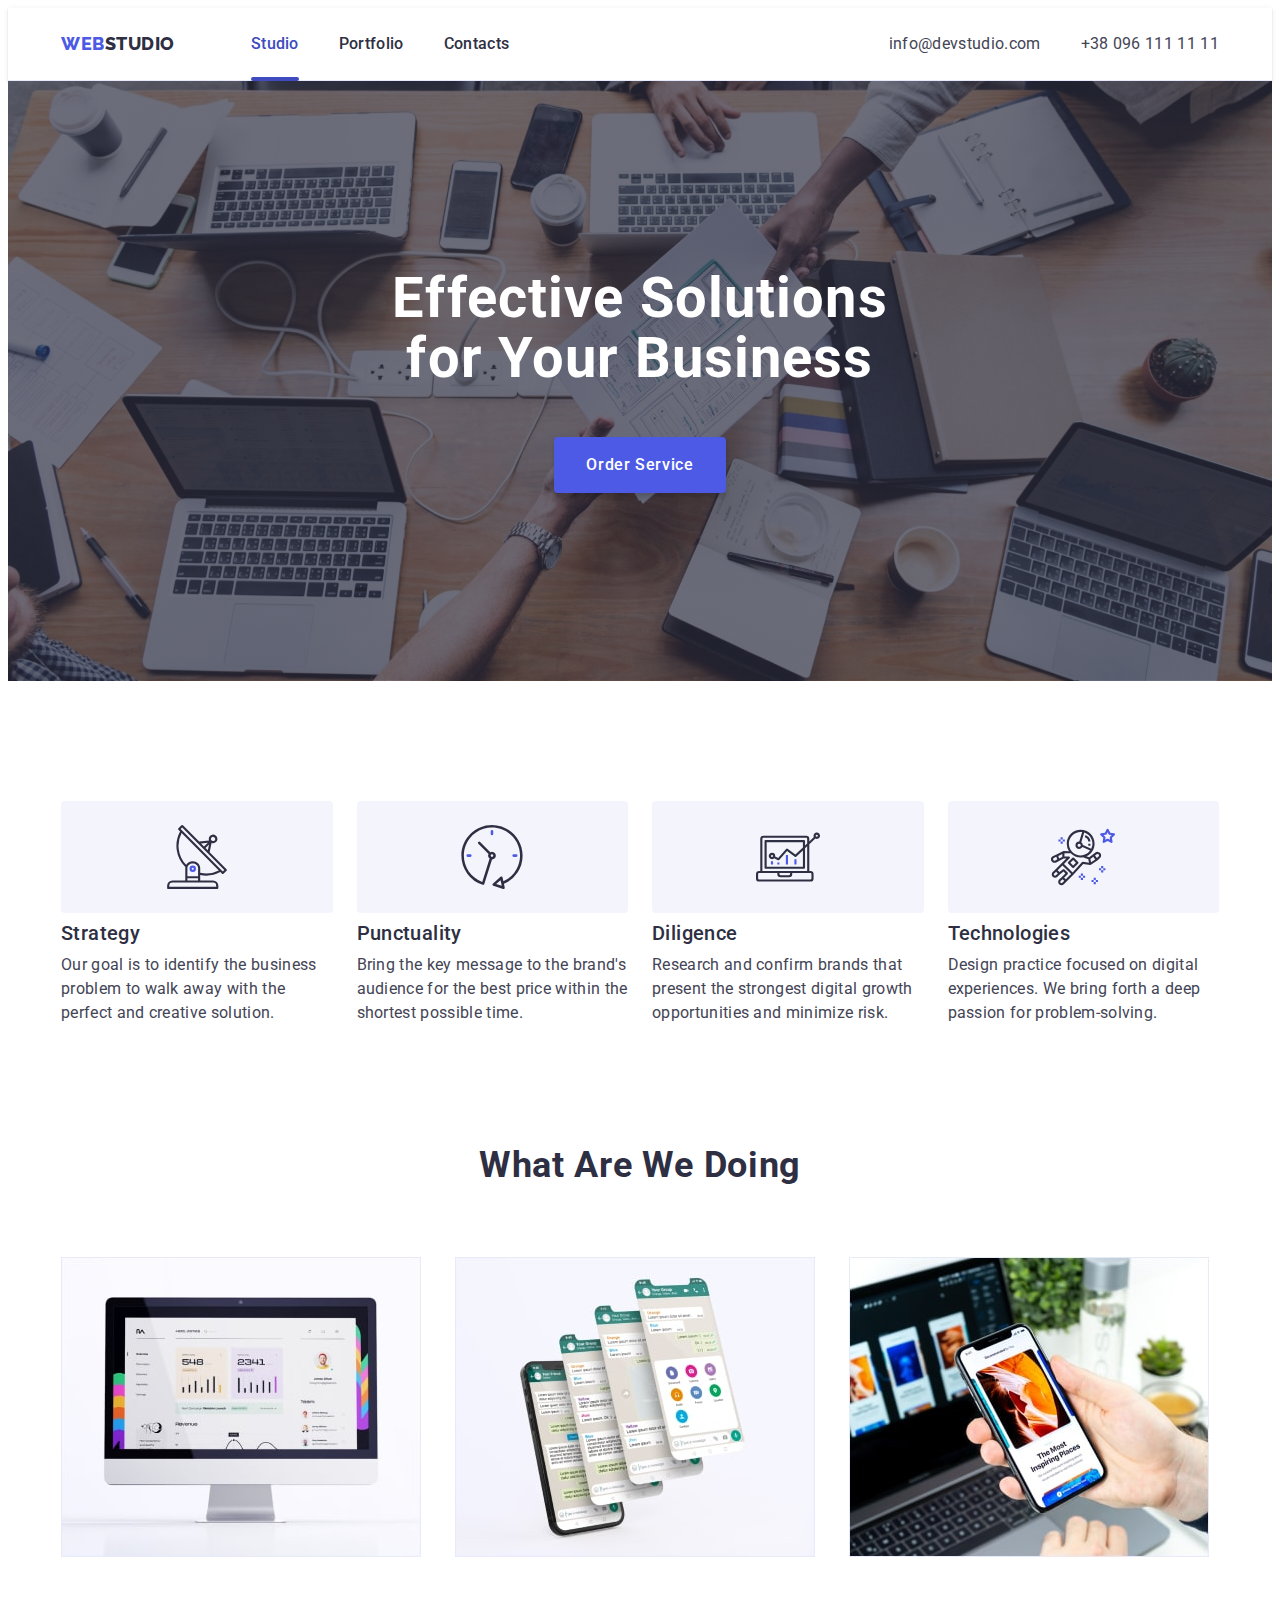
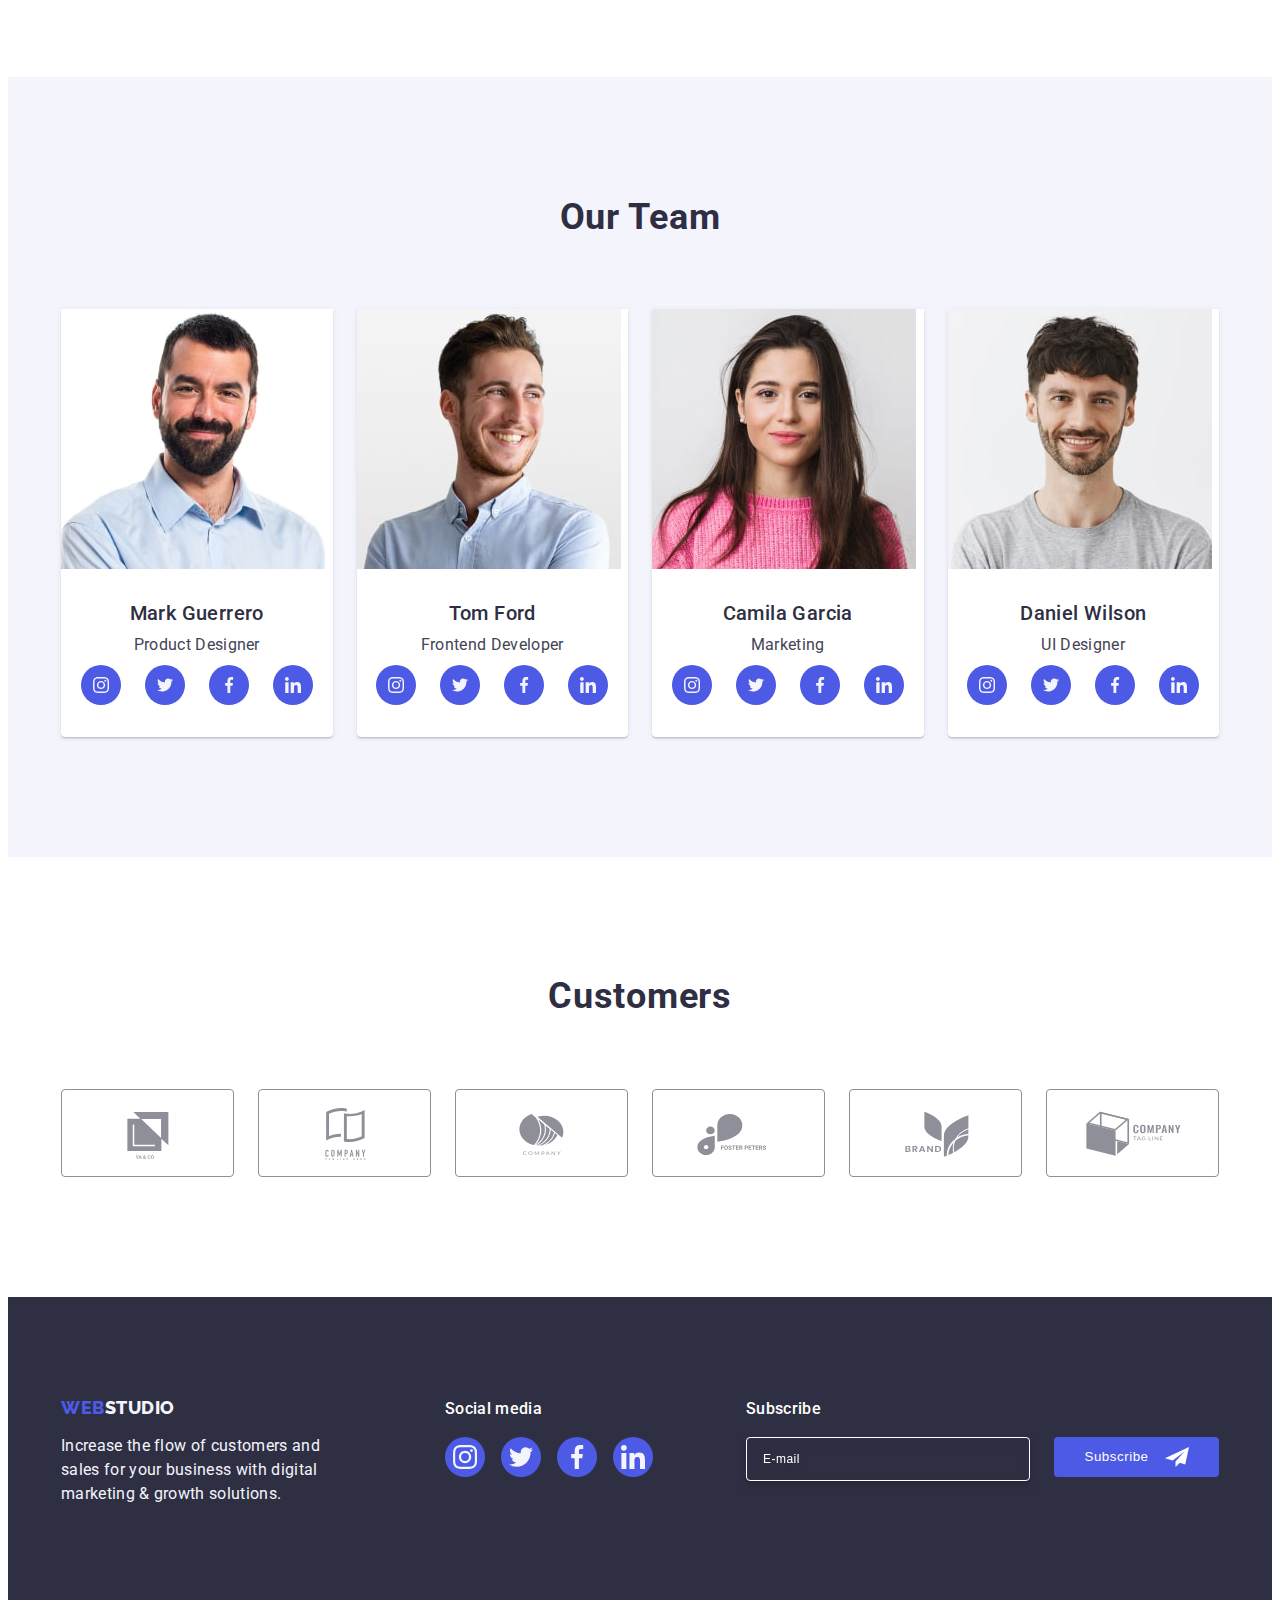
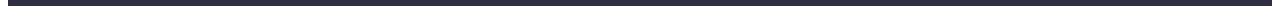
<file: index.html>
<!DOCTYPE html>
<html lang="en">
  <head>
    <meta charset="UTF-8" />
    <meta http-equiv="X-UA-Compatible" content="IE=edge" />
    <meta name="viewport" content="width=device-width, initial-scale=1.0" />
    <title>WebStudio</title>
    <link rel="preconnect" href="https://fonts.googleapis.com" />
    <link rel="preconnect" href="https://fonts.gstatic.com" crossorigin />
    <link
      href="https://fonts.googleapis.com/css2?family=Raleway:wght@700&family=Roboto:wght@400;500;700;900&display=swap"
      rel="stylesheet"
    />
    <link
      rel="stylesheet"
      href="https://cdnjs.cloudflare.com/ajax/libs/modern-normalize/2.0.0/modern-normalize.min.css"
      integrity="sha512-4xo8blKMVCiXpTaLzQSLSw3KFOVPWhm/TRtuPVc4WG6kUgjH6J03IBuG7JZPkcWMxJ5huwaBpOpnwYElP/m6wg=="
      crossorigin="anonymous"
      referrerpolicy="no-referrer"
    />
    <link rel="stylesheet" href="./css/styles.css" />
  </head>

  <body>
    <header class="header">
      <div class="container header-container">
        <nav class="nav">
          <a href="index.html" class="logo"
            ><span class="accent">Web</span>Studio</a
          >
          <ul class="nav-list list">
            <li class="item">
              <a class="nav-link link color-page current" href="./index.html"
                >Studio</a
              >
            </li>
            <li class="item">
              <a class="nav-link link" href="./portfolio.html">Portfolio</a>
            </li>
            <li class="item">
              <a class="nav-link link" href="">Contacts</a>
            </li>
          </ul>
        </nav>
        <address class="address">
          <ul class="contacts-header list">
            <li class="item">
              <a class="header-link link" href="mailto:info@devstudio.com"
                >info@devstudio.com</a
              >
            </li>
            <li class="item">
              <a class="header-link link" href="tel:+380961111111"
                >+38 096 111 11 11</a
              >
            </li>
          </ul>
        </address>
      </div>
    </header>

    <main>
      <!-- hiro -->

      <section class="hero section">
        <div class="container hero-container">
          <h1 class="hero-title">Effective Solutions for Your Business</h1>
          <button type="button" class="hero-button" data-modal-open>
            Order Service
          </button>
        </div>
      </section>

      <!-- benefits -->
      <section class="benefits section">
        <div class="container">
          <h2 class="visually-hidden">feature</h2>
          <ul class="benefits-list list">
            <li class="benefits-item">
              <div class="icon-background">
                <svg class="benefits-icon" width="64" height="64">
                  <use href="./images/icons.svg#icon-antenna"></use>
                </svg>
              </div>
              <h3 class="benefits-title">Strategy</h3>
              <p class="benefits-text">
                Our goal is to identify the business problem to walk away with
                the perfect and creative solution.
              </p>
            </li>
            <li class="benefits-item">
              <div class="icon-background">
                <svg class="benefits-icon" width="64" height="64">
                  <use href="./images/icons.svg#icon-clock"></use>
                </svg>
              </div>
              <h3 class="benefits-title">Punctuality</h3>
              <p class="benefits-text">
                Bring the key message to the brand's audience for the best price
                within the shortest possible time.
              </p>
            </li>
            <li class="benefits-item">
              <div class="icon-background">
                <svg class="benefits-icon" width="64" height="64">
                  <use href="./images/icons.svg#icon-diagram"></use>
                </svg>
              </div>
              <h3 class="benefits-title">Diligence</h3>
              <p class="benefits-text">
                Research and confirm brands that present the strongest digital
                growth opportunities and minimize risk.
              </p>
            </li>
            <li class="benefits-item">
              <div class="icon-background">
                <svg class="benefits-icon" width="64" height="64">
                  <use href="./images/icons.svg#icon-astronaut"></use>
                </svg>
              </div>
              <h3 class="benefits-title">Technologies</h3>
              <p class="benefits-text">
                Design practice focused on digital experiences. We bring forth a
                deep passion for problem-solving.
              </p>
            </li>
          </ul>
        </div>
      </section>

      <!-- work -->
      <section class="work section">
        <div class="container">
          <h2 class="work-title">What are we doing</h2>
          <ul class="work-list list">
            <li class="item">
              <img
                src="./images/Rectangle.jpg"
                alt="project design"
                width="360"
              />
            </li>
            <li class="item">
              <img
                src="./images/dodatok-min.jpg"
                alt="distribution of add-ons for a mobile building"
                width="360"
              />
            </li>
            <li class="item">
              <img
                src="./images/telefon-min.jpg"
                alt="site creation"
                width="360"
              />
            </li>
          </ul>
        </div>
      </section>

      <!-- team -->
      <section class="team section">
        <div class="container">
          <h2 class="team-title">Our Team</h2>
          <ul class="team-list list">
            <li class="item">
              <img
                src="./images/mark-min.jpg"
                alt="Product Designer"
                width="264"
              />
              <div class="container-text">
                <h3 class="text-name">Mark Guerrero</h3>
                <p class="team-text">Product Designer</p>

                <ul class="icon-social list">
                  <li class="icons-list">
                    <a class="icon-link" href="">
                      <svg class="icons" width="16" height="16">
                        <use href="./images/icons.svg#icon-instagram"></use>
                      </svg>
                    </a>
                  </li>
                  <li class="icons-list">
                    <a class="icon-link" href="">
                      <svg class="icons" width="16" height="16">
                        <use href="./images/icons.svg#icon-twitter"></use>
                      </svg>
                    </a>
                  </li>
                  <li class="icons-list">
                    <a class="icon-link" href="">
                      <svg class="icons" width="16" height="16">
                        <use href="./images/icons.svg#icon-facebook"></use>
                      </svg>
                    </a>
                  </li>
                  <li class="icons-list">
                    <a class="icon-link" href="">
                      <svg class="icons" width="16" height="16">
                        <use href="./images/icons.svg#icon-linkedin"></use>
                      </svg>
                    </a>
                  </li>
                </ul>
              </div>
            </li>
            <li class="item">
              <img
                src="./images/tom-min.jpg"
                alt="Frontend Developer"
                width="264"
              />
              <div class="container-text">
                <h3 class="text-name">Tom Ford</h3>
                <p class="team-text">Frontend Developer</p>
                <ul class="icon-social list">
                  <li class="icons-list">
                    <a class="icon-link" href="">
                      <svg class="icons" width="16" height="16">
                        <use href="./images/icons.svg#icon-instagram"></use>
                      </svg>
                    </a>
                  </li>
                  <li class="icons-list">
                    <a class="icon-link" href="">
                      <svg class="icons" width="16" height="16">
                        <use href="./images/icons.svg#icon-twitter"></use>
                      </svg>
                    </a>
                  </li>
                  <li class="icons-list">
                    <a class="icon-link" href="">
                      <svg class="icons" width="16" height="16">
                        <use href="./images/icons.svg#icon-facebook"></use>
                      </svg>
                    </a>
                  </li>
                  <li class="icons-list">
                    <a class="icon-link" href="">
                      <svg class="icons" width="16" height="16">
                        <use href="./images/icons.svg#icon-linkedin"></use>
                      </svg>
                    </a>
                  </li>
                </ul>
              </div>
            </li>
            <li class="item">
              <img src="./images/camila-min.jpg" alt="Marketing" width="264" />
              <div class="container-text">
                <h3 class="text-name">Camila Garcia</h3>
                <p class="team-text">Marketing</p>
                <ul class="icon-social list">
                  <li class="icons-list">
                    <a class="icon-link" href="">
                      <svg class="icons" width="16" height="16">
                        <use href="./images/icons.svg#icon-instagram"></use>
                      </svg>
                    </a>
                  </li>
                  <li class="icons-list">
                    <a class="icon-link" href="">
                      <svg class="icons" width="16" height="16">
                        <use href="./images/icons.svg#icon-twitter"></use>
                      </svg>
                    </a>
                  </li>
                  <li class="icons-list">
                    <a class="icon-link" href="">
                      <svg class="icons" width="16" height="16">
                        <use href="./images/icons.svg#icon-facebook"></use>
                      </svg>
                    </a>
                  </li>
                  <li class="icons-list">
                    <a class="icon-link" href="">
                      <svg class="icons" width="16" height="16">
                        <use href="./images/icons.svg#icon-linkedin"></use>
                      </svg>
                    </a>
                  </li>
                </ul>
              </div>
            </li>
            <li class="item">
              <img
                src="./images/daniel-min.jpg"
                alt="UI Designer"
                width="264"
              />
              <div class="container-text">
                <h3 class="text-name">Daniel Wilson</h3>
                <p class="team-text">UI Designer</p>
                <ul class="icon-social list">
                  <li class="icons-list">
                    <a class="icon-link" href="">
                      <svg class="icons" width="16" height="16">
                        <use href="./images/icons.svg#icon-instagram"></use>
                      </svg>
                    </a>
                  </li>
                  <li class="icons-list">
                    <a class="icon-link" href="">
                      <svg class="icons" width="16" height="16">
                        <use href="./images/icons.svg#icon-twitter"></use>
                      </svg>
                    </a>
                  </li>
                  <li class="icons-list">
                    <a class="icon-link" href="">
                      <svg class="icons" width="16" height="16">
                        <use href="./images/icons.svg#icon-facebook"></use>
                      </svg>
                    </a>
                  </li>
                  <li class="icons-list">
                    <a class="icon-link" href="">
                      <svg class="icons" width="16" height="16">
                        <use href="./images/icons.svg#icon-linkedin"></use>
                      </svg>
                    </a>
                  </li>
                </ul>
              </div>
            </li>
          </ul>
        </div>
      </section>

      <!-- clients -->

      <section class="clients section">
        <div class="container">
          <h2 class="clients-title">Customers</h2>
          <ul class="clients-list list">
            <li class="client-item">
              <a class="clients-link link" href=""
                ><svg class="client-icon" width="104" height="56">
                  <use href="./images/icons.svg#icon-client1"></use>
                </svg>
              </a>
            </li>
            <li class="client-item">
              <a class="clients-link link" href="">
                <svg class="client-icon" width="104" height="56">
                  <use href="./images/icons.svg#icon-client2"></use>
                </svg>
              </a>
            </li>
            <li class="client-item">
              <a class="clients-link link" href="">
                <svg class="client-icon" width="104" height="56">
                  <use href="./images/icons.svg#icon-client3"></use>
                </svg>
              </a>
            </li>
            <li class="client-item">
              <a class="clients-link link" href="">
                <svg class="client-icon" width="104" height="56">
                  <use href="./images/icons.svg#icon-client4"></use>
                </svg>
              </a>
            </li>
            <li class="client-item">
              <a class="clients-link link" href="">
                <svg class="client-icon" width="104" height="56">
                  <use href="./images/icons.svg#icon-client5"></use>
                </svg>
              </a>
            </li>
            <li class="client-item">
              <a class="clients-link link" href="">
                <svg class="client-icon" width="104" height="56">
                  <use href="./images/icons.svg#icon-client6"></use>
                </svg>
              </a>
            </li>
          </ul>
        </div>
      </section>
    </main>

    <footer class="footer">
      <div class="container container-footer">
        <div class="footer-block">
          <a class="footer-logo" href="index.html"
            ><span class="accent">Web</span>Studio</a
          >
          <p class="footer-text">
            Increase the flow of customers and sales for your business with
            digital marketing & growth solutions.
          </p>
        </div>
        <div class="footer-social">
          <p class="text-social">Social media</p>
          <ul class="footer-list list">
            <li class="footer-item">
              <a href="" class="footer-link link">
                <svg class="footer-icon" width="24" height="24">
                  <use href="./images/icons.svg#icon-instagram"></use>
                </svg>
              </a>
            </li>
            <li class="footer-item">
              <a href="" class="footer-link link">
                <svg class="footer-icon" width="24" height="24">
                  <use href="./images/icons.svg#icon-twitter"></use>
                </svg>
              </a>
            </li>
            <li class="footer-item">
              <a href="" class="footer-link link">
                <svg class="footer-icon" width="24" height="24">
                  <use href="./images/icons.svg#icon-facebook"></use>
                </svg>
              </a>
            </li>
            <li class="footer-item">
              <a href="" class="footer-link link">
                <svg class="footer-icon" width="24" height="24">
                  <use href="./images/icons.svg#icon-linkedin"></use>
                </svg>
              </a>
            </li>
          </ul>
        </div>
        <div class="subscribe-box">
          <p class="subscribe-text">Subscribe</p>
          <form class="form-footer" name="Subscribe">
            <label class="footer-lable" for="subscribe-mail">
              <input
                class="input-footer"
                type="email"
                name="subscribe-mail"
                id="subscribe-mail"
                placeholder="E-mail"
              />
            </label>

            <button class="button-sub" type="submit">
              Subscribe
              <svg class="button-sub-icon" width="24" height="24">
                <use href="./images/icons.svg#icon-Frame1"></use>
              </svg>
            </button>
          </form>
        </div>
      </div>
    </footer>

    <!-- modal -->

    <div class="backdrop is-hidden" data-modal>
      <div class="modal">
        <button type="button" class="buttom-modal" data-modal-close>
          <svg class="buttom-icon" width="8" height="8">
            <use href="./images/icons.svg#icon-close-black"></use>
          </svg>
        </button>
        <p class="modal-text">Leave your contacts and we will call you back</p>

        <form class="modal-form" name="Order Service">
          <div class="label-modal">
            <label class="label-text" for="user-name">Name</label>
            <div class="input-wrap">
              <input
                class="modal-input"
                name="user-name"
                type="text"
                id="user-name"
              />
              <svg class="input-icon" width="18" height="24">
                <use href="./images/icons.svg#icon-person"></use>
              </svg>
            </div>
          </div>

          <div class="label-modal">
            <label class="label-text" for="user-phone">Phone</label>
            <div class="input-wrap">
              <input
                class="modal-input"
                name="user-phone"
                type="tel"
                id="user-phone"
              />
              <svg class="input-icon" width="18" height="24">
                <use href="./images/icons.svg#icon-phone"></use>
              </svg>
            </div>
          </div>

          <div class="label-modal">
            <label class="label-text" for="user-email">Email</label>
            <div class="input-wrap">
              <input
                class="modal-input"
                name="user-email"
                type="email"
                id="user-email"
              />
              <svg class="input-icon" width="18" height="24">
                <use href="./images/icons.svg#icon-email"></use>
              </svg>
            </div>
          </div>

          <div class="label-modal-comment">
            <label class="label-text" for="user-comment">Comment </label>
            <textarea
              class="modal-textarea"
              name="user-comment"
              id="user-comment"
              placeholder="Text input"
            ></textarea>
          </div>

          <div class="checkbox-container">
            <input
              class="checkbox-input visually-hidden"
              type="checkbox"
              id="user-privacy"
              name="user-privacy"
              value="true"
            />
            <label class="checkbox-text" for="user-privacy"
              ><span class="check-span">
                <svg class="check-icon" width="10" height="8">
                  <use href="./images/icons.svg#icon-click"></use>
                </svg>
              </span>
              I accept the terms and conditions of the
              <a class="link-modal" href="">Privacy Policy</a>
            </label>
          </div>
          <button class="buttom-form" type="submit">Send</button>
        </form>
      </div>
    </div>
    <script src="./js/modal.js"></script>
  </body>
</html>
</file>
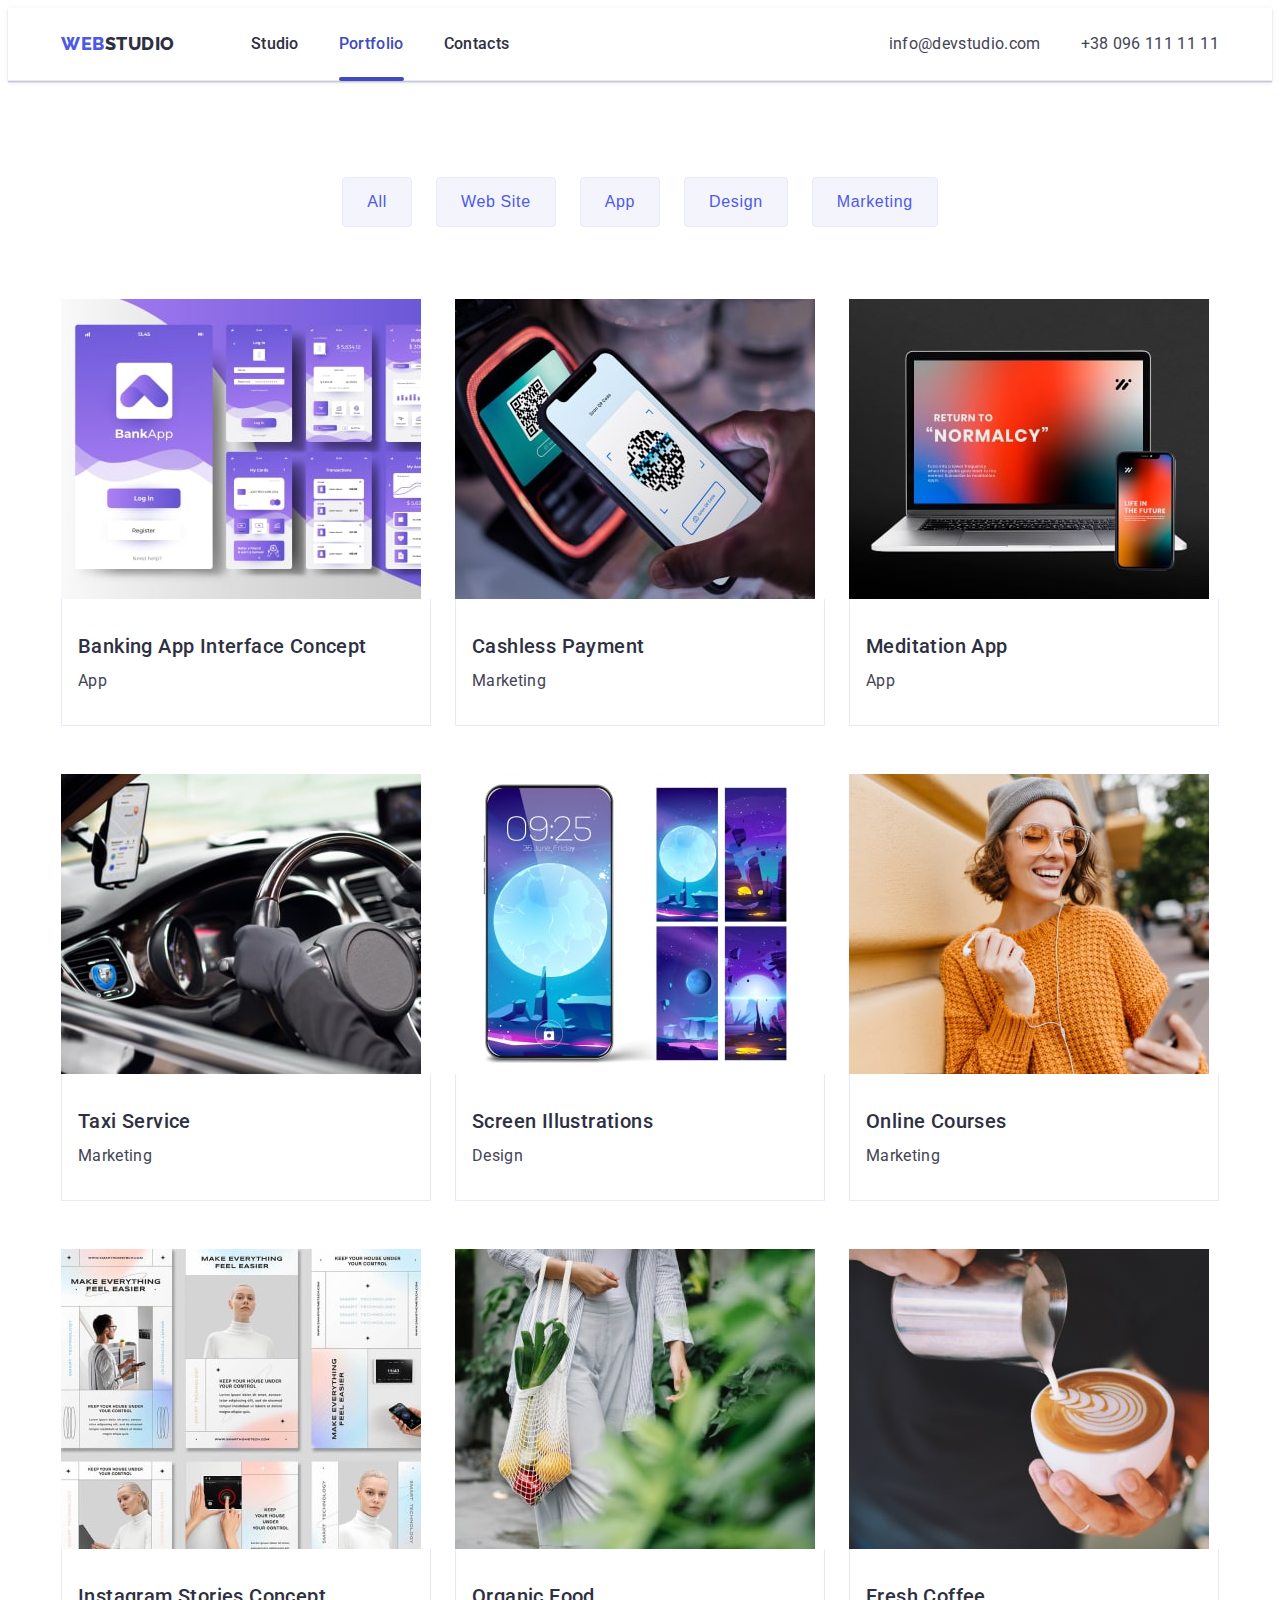
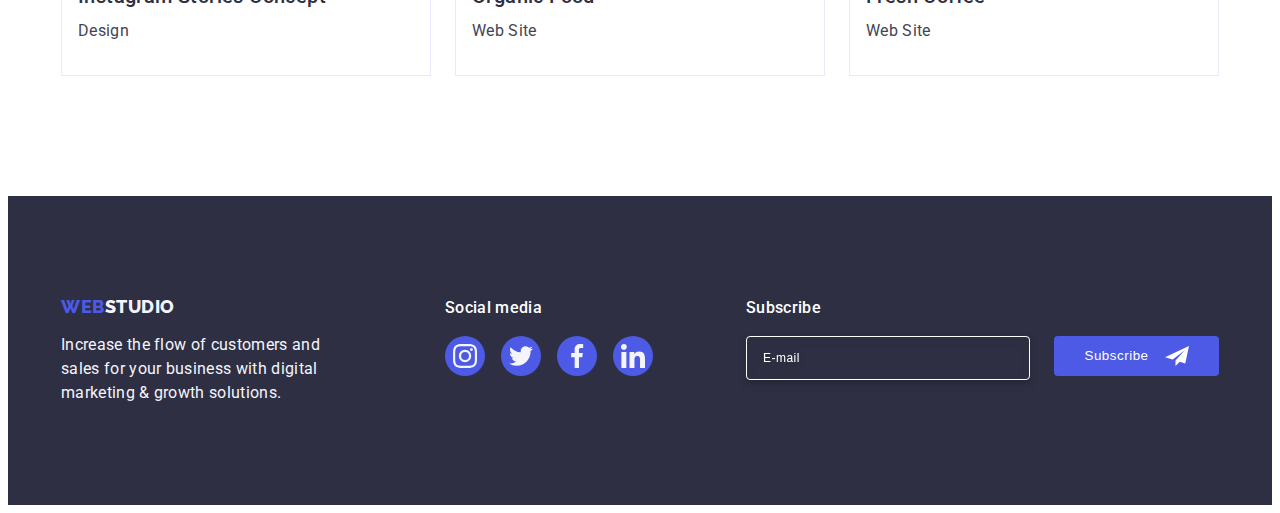
<file: portfolio.html>
<!DOCTYPE html>
<html lang="en">
  <head>
    <meta charset="UTF-8" />
    <meta http-equiv="X-UA-Compatible" content="IE=edge" />
    <meta name="viewport" content="width=device-width, initial-scale=1.0" />
    <title>WebStudio</title>
    <link rel="preconnect" href="https://fonts.googleapis.com" />
    <link rel="preconnect" href="https://fonts.gstatic.com" crossorigin />
    <link
      href="https://fonts.googleapis.com/css2?family=Raleway:wght@700&family=Roboto:wght@400;500;700;900&display=swap"
      rel="stylesheet"
    />
    <link
      rel="stylesheet"
      href="https://cdnjs.cloudflare.com/ajax/libs/modern-normalize/2.0.0/modern-normalize.min.css"
      integrity="sha512-4xo8blKMVCiXpTaLzQSLSw3KFOVPWhm/TRtuPVc4WG6kUgjH6J03IBuG7JZPkcWMxJ5huwaBpOpnwYElP/m6wg=="
      crossorigin="anonymous"
      referrerpolicy="no-referrer"
    />
    <link rel="stylesheet" href="./css/styles.css" />
  </head>

  <body>
    <header class="header">
      <div class="container header-container">
        <nav class="nav">
          <a href="index.html" class="logo"
            ><span class="accent">Web</span>Studio</a
          >
          <ul class="nav-list list">
            <li class="item">
              <a class="nav-link link" href="./index.html">Studio</a>
            </li>
            <li class="item">
              <a
                class="nav-link link color-page current"
                href="./portfolio.html"
                >Portfolio</a
              >
            </li>
            <li class="item">
              <a class="nav-link link" href="">Contacts</a>
            </li>
          </ul>
        </nav>
        <address class="address">
          <ul class="contacts-header list">
            <li class="item">
              <a class="header-link link" href="mailto:info@devstudio.com"
                >info@devstudio.com</a
              >
            </li>
            <li class="item">
              <a class="header-link link" href="tel:+380961111111"
                >+38 096 111 11 11</a
              >
            </li>
          </ul>
        </address>
      </div>
    </header>

    <main>
      <section class="project section">
        <div class="container">
          <h1 class="visually-hidden">portfolio</h1>

          <ul class="filter-list list">
            <li><button type="button" class="filter-button">All</button></li>
            <li>
              <button type="button" class="filter-button">Web Site</button>
            </li>
            <li><button type="button" class="filter-button">App</button></li>
            <li><button type="button" class="filter-button">Design</button></li>
            <li>
              <button type="button" class="filter-button">Marketing</button>
            </li>
          </ul>

          <ul class="project-list list">
            <li class="item">
              <a class="link-project link" href="">
                <div class="overley-block">
                  <img
                    src="./images/bank-app.jpg"
                    alt="Banking App Interface Concept"
                    width="360"
                  />
                  <p class="overley-text">
                    14 Stylish and User-Friendly App Design Concepts · Task
                    Manager App · Calorie Tracker App · Exotic Fruit Ecommerce
                    App · Cloud Storage App
                  </p>
                </div>
                <div class="project-card">
                  <h2 class="project-title">Banking App Interface Concept</h2>
                  <p class="project-text">App</p>
                </div>
              </a>
            </li>
            <li class="item">
              <a class="link-project link" href="">
                <div class="overley-block">
                  <img
                    src="./images/Cashless-Payment.jpg"
                    alt="Cashless Payment"
                    width="360"
                  />
                  <p class="overley-text">
                    14 Stylish and User-Friendly App Design Concepts · Task
                    Manager App · Calorie Tracker App · Exotic Fruit Ecommerce
                    App · Cloud Storage App
                  </p>
                </div>

                <div class="project-card">
                  <h2 class="project-title">Cashless Payment</h2>
                  <p class="project-text">Marketing</p>
                </div>
              </a>
            </li>
            <li class="item">
              <a class="link-project link" href="">
                <div class="overley-block">
                  <img
                    src="./images/Meditation-App.jpg"
                    alt="Meditation App"
                    width="360"
                  />
                  <p class="overley-text">
                    14 Stylish and User-Friendly App Design Concepts · Task
                    Manager App · Calorie Tracker App · Exotic Fruit Ecommerce
                    App · Cloud Storage App
                  </p>
                </div>

                <div class="project-card">
                  <h2 class="project-title">Meditation App</h2>
                  <p class="project-text">App</p>
                </div>
              </a>
            </li>
            <li class="item">
              <a class="link-project link" href="">
                <div class="overley-block">
                  <img
                    src="./images/taxi-min.jpg"
                    alt="Taxi Service"
                    width="360"
                  />
                  <p class="overley-text">
                    14 Stylish and User-Friendly App Design Concepts · Task
                    Manager App · Calorie Tracker App · Exotic Fruit Ecommerce
                    App · Cloud Storage App
                  </p>
                </div>

                <div class="project-card">
                  <h2 class="project-title">Taxi Service</h2>
                  <p class="project-text">Marketing</p>
                </div>
              </a>
            </li>
            <li class="item">
              <a class="link-project link" href="">
                <div class="overley-block">
                  <img
                    src="./images/Screen-Illustrations.jpg"
                    alt="Screen Illustrations"
                    width="360"
                  />
                  <p class="overley-text">
                    14 Stylish and User-Friendly App Design Concepts · Task
                    Manager App · Calorie Tracker App · Exotic Fruit Ecommerce
                    App · Cloud Storage App
                  </p>
                </div>

                <div class="project-card">
                  <h2 class="project-title">Screen Illustrations</h2>
                  <p class="project-text">Design</p>
                </div>
              </a>
            </li>
            <li class="item">
              <a class="link-project link" href="">
                <div class="overley-block">
                  <img
                    src="./images/Online-Courses.jpg"
                    alt="Online Courses"
                    width="360"
                  />
                  <p class="overley-text">
                    14 Stylish and User-Friendly App Design Concepts · Task
                    Manager App · Calorie Tracker App · Exotic Fruit Ecommerce
                    App · Cloud Storage App
                  </p>
                </div>

                <div class="project-card">
                  <h2 class="project-title">Online Courses</h2>
                  <p class="project-text">Marketing</p>
                </div>
              </a>
            </li>
            <li class="item">
              <a class="link-project link" href="">
                <div class="overley-block">
                  <img
                    src="./images/Instagram-Stories-Concept.jpg"
                    alt="Instagram Stories Concept"
                    width="360"
                  />
                  <p class="overley-text">
                    14 Stylish and User-Friendly App Design Concepts · Task
                    Manager App · Calorie Tracker App · Exotic Fruit Ecommerce
                    App · Cloud Storage App
                  </p>
                </div>

                <div class="project-card">
                  <h2 class="project-title">Instagram Stories Concept</h2>
                  <p class="project-text">Design</p>
                </div>
              </a>
            </li>
            <li class="item">
              <a class="link-project link" href="">
                <div class="overley-block">
                  <img
                    src="./images/Organik-Food.jpg"
                    alt="Organic Food"
                    width="360"
                  />
                  <p class="overley-text">
                    14 Stylish and User-Friendly App Design Concepts · Task
                    Manager App · Calorie Tracker App · Exotic Fruit Ecommerce
                    App · Cloud Storage App
                  </p>
                </div>

                <div class="project-card">
                  <h2 class="project-title">Organic Food</h2>
                  <p class="project-text">Web Site</p>
                </div>
              </a>
            </li>
            <li class="item">
              <a class="link-project link" href="">
                <div class="overley-block">
                  <img
                    src="./images/Fresh-Coffee.jpg"
                    alt="Fresh Coffee"
                    width="360"
                  />
                  <p class="overley-text">
                    14 Stylish and User-Friendly App Design Concepts · Task
                    Manager App · Calorie Tracker App · Exotic Fruit Ecommerce
                    App · Cloud Storage App
                  </p>
                </div>

                <div class="project-card">
                  <h2 class="project-title">Fresh Coffee</h2>
                  <p class="project-text">Web Site</p>
                </div>
              </a>
            </li>
          </ul>
        </div>
      </section>
    </main>

    <footer class="footer">
      <div class="container container-footer">
        <div class="footer-block">
          <a class="footer-logo" href="index.html"
            ><span class="accent">Web</span>Studio</a
          >
          <p class="footer-text">
            Increase the flow of customers and sales for your business with
            digital marketing & growth solutions.
          </p>
        </div>
        <div class="footer-social">
          <p class="text-social">Social media</p>
          <ul class="footer-list list">
            <li class="footer-item">
              <a href="" class="footer-link link">
                <svg class="footer-icon" width="24" height="24">
                  <use href="./images/icons.svg#icon-instagram"></use>
                </svg>
              </a>
            </li>
            <li class="footer-item">
              <a href="" class="footer-link link">
                <svg class="footer-icon" width="24" height="24">
                  <use href="./images/icons.svg#icon-twitter"></use>
                </svg>
              </a>
            </li>
            <li class="footer-item">
              <a href="" class="footer-link link">
                <svg class="footer-icon" width="24" height="24">
                  <use href="./images/icons.svg#icon-facebook"></use>
                </svg>
              </a>
            </li>
            <li class="footer-item">
              <a href="" class="footer-link link">
                <svg class="footer-icon" width="24" height="24">
                  <use href="./images/icons.svg#icon-linkedin"></use>
                </svg>
              </a>
            </li>
          </ul>
        </div>
        <div class="subscribe-box">
          <p class="subscribe-text">Subscribe</p>
          <form class="form-footer" name="Subscribe">
            <label class="footer-lable" for="subscribe-mail">
              <input
                class="input-footer"
                type="email"
                name="subscribe-mail"
                id="subscribe-mail"
                placeholder="E-mail"
              />
            </label>

            <button class="button-sub" type="submit">
              Subscribe
              <svg class="button-sub-icon" width="24" height="24">
                <use href="./images/icons.svg#icon-Frame1"></use>
              </svg>
            </button>
          </form>
        </div>
      </div>
    </footer>
  </body>
</html>
</file>
<file: css/styles.css>
:root {
  --iris: #4d5ae5;
  --ocean: #404bbf;
  --navyblue: #2e2f42;
  --green: #31d0aa;
  --slate: #434455;
  --light-slate: #8e8f99;
  --cornflower: #e7e9fc;
  --cloud: #f4f4fd;
  --navyblue-modal: rgba(46, 47, 66, 0.4);
  --grey: rgba(46, 47, 66, 0.7);
  --white: #ffffff;
  --dairy: #fcfcfc;
}
h1,
h2,
h3,
h4,
h5,
h6,
p {
  margin: 0;
}

ul,
ol {
  margin: 0;
  padding-left: 0;
}

img {
  display: block;
  max-width: 100%;
  height: auto;
}

.container {
  width: 100%;
  max-width: 1158px;
  padding: 0 15px 0 15px;
  margin: 0 auto;
}

.section {
  padding-top: 120px;
  padding-bottom: 120px;
}

body {
  color: var(--slate);
  font-family: 'Roboto', sans-serif;
  font-size: 16px;
  line-height: 1.5;
  letter-spacing: 0.02em;
}

.list {
  list-style: none;
}

.link {
  text-decoration: none;
}

/* -----------------------header--------------------- */

.header-container,
.nav,
.nav-list,
.contacts-header {
  display: flex;
}

.header {
  border-bottom: 1px solid var(--cornflower);
  background: var(--white);
  box-shadow: 0px 1px 6px 0px rgba(46, 47, 66, 0.08),
    0px 1px 1px 0px rgba(46, 47, 66, 0.16),
    0px 2px 1px 0px rgba(46, 47, 66, 0.08);
}

.header-container {
  align-items: center;
}

.nav {
  align-items: center;
}

.nav-list {
  gap: 40px;
}
.nav-link {
  position: relative;

  color: var(--navyblue);
  font-weight: 500;
  font-size: 16px;
  line-height: 1.5;
  letter-spacing: 0.02em;
  padding: 24px 0 24px 0;
  display: block;
  transition: color 250ms cubic-bezier(0.4, 0, 0.2, 1);
}

.nav-link:hover,
.nav-link:focus {
  color: var(--ocean);
}

.current::after {
  content: '';

  position: absolute;
  left: 0;
  bottom: -1px;
  width: 100%;
  height: 4px;
  border-radius: 2px;
  background-color: var(--ocean);
}
.color-page {
  color: var(--ocean);
}

.address {
  margin-left: auto;
  font-style: normal;
}

.contacts-header {
  gap: 40px;
}

.logo {
  font-family: 'Raleway', sans-serif;
  font-weight: 800;
  font-size: 18px;
  line-height: 1.17;
  letter-spacing: 0.03em;
  color: var(--navyblue);
  text-decoration: none;
  text-transform: uppercase;
  padding: 24px 0 24px 0;

  margin-right: 76px;
}

.accent {
  color: var(--iris);
}

.header-link {
  display: block;
  color: var(--slate);
  font-size: 16px;
  font-weight: 400;
  line-height: 1.5;
  letter-spacing: 0.02em;
  padding: 24px 0 24px 0;
  transition: color 250ms cubic-bezier(0.4, 0, 0.2, 1);
}

.header-link:hover,
.header-link:focus {
  color: var(--ocean);
}

/* -------------------------hiro---------------------- */

.hero {
  background-image: linear-gradient(
      rgba(46, 47, 66, 0.7),
      rgba(46, 47, 66, 0.7)
    ),
    url(../images/people-office.jpg);
  max-width: 1440px;
  background-repeat: no-repeat;
  background-position: center;
  background-size: cover;
  padding: 188px 0 188px 0;
  text-align: center;
  margin-left: auto;
  margin-right: auto;
}

.hero-title {
  font-size: 56px;
  font-weight: 700;
  line-height: 1.07;
  letter-spacing: 0.02em;

  text-align: center;
  color: var(--white);

  max-width: 496px;
  margin: 0 auto 48px auto;
}

.hero-button {
  font-family: 'Roboto', sans-serif;
  font-size: 16px;
  font-weight: 500;
  line-height: 1.5;
  letter-spacing: 0.04em;
  color: var(--white);

  min-width: 169px;
  height: 56px;
  display: block;
  padding: 16px 32px;
  margin: 0 auto;

  border: none;
  cursor: pointer;
  border-radius: 4px;
  background-color: var(--iris);
  box-shadow: 0px 4px 4px 0px rgba(0, 0, 0, 0.15);
  transition: background-color 250ms cubic-bezier(0.4, 0, 0.2, 1);
}

.hero-button:hover,
.hero-button:focus {
  background-color: var(--ocean);
}

/* ---------------------------benefits------------------- */

.visually-hidden {
  position: absolute;
  width: 1px;
  height: 1px;
  margin: -1px;
  border: 0;
  padding: 0;
  white-space: nowrap;
  clip-path: inset(100%);
  clip: rect(0 0 0 0);
  overflow: hidden;
}

.benefits-list {
  display: flex;
  gap: 24px;
}

.benefits-item {
  width: calc((100% - 72px) / 4);
}

.benefits-title {
  font-size: 20px;
  font-weight: 500;
  line-height: 1.2;
  letter-spacing: 0.02em;
  color: var(--navyblue);

  margin-bottom: 8px;
}

.benefits-text {
  font-size: 16px;
  line-height: 1.5;
}

.icon-background {
  display: flex;
  height: 112px;
  border-radius: 4px;
  background: var(--cloud);
  margin-bottom: 8px;
  justify-content: center;
  align-items: center;
}

/* --------------------work---------------- */

.work {
  padding-top: 0;
}

.work-title {
  color: var(--navyblue);

  font-size: 36px;
  font-family: Roboto;
  font-weight: 700;
  line-height: 1.12;
  letter-spacing: 0.02em;
  text-transform: capitalize;
  text-align: center;

  margin-bottom: 72px;
}

.work-list {
  display: flex;
  gap: 24px;
}

.work-list .item {
  width: calc((100% - 48px) / 3);
}

/* -------------------team---------------- */

.team {
  background-color: var(--cloud);
}

.team-title {
  color: var(--navyblue);
  font-size: 36px;
  font-weight: 700;
  line-height: 1.12;
  letter-spacing: 0.02em;
  text-transform: capitalize;
  text-align: center;

  margin-bottom: 72px;
}

.team-list {
  display: flex;
  gap: 24px;
}

.team-list .item {
  width: calc((100% - 24px * 3) / 4);
  border-radius: 0px 0px 4px 4px;
  background: var(--white);
  box-shadow: 0px 2px 1px 0px rgba(46, 47, 66, 0.08),
    0px 1px 1px 0px rgba(46, 47, 66, 0.16),
    0px 1px 6px 0px rgba(46, 47, 66, 0.08);
}

.container-text {
  padding: 32px 0;
}

.text-name {
  color: var(--navyblue);
  font-size: 20px;
  font-weight: 500;
  line-height: 1.2;
  letter-spacing: 0.02em;
  text-align: center;
  margin-bottom: 8px;
}

.team-text {
  font-size: 16px;
  line-height: 1.5;
  text-align: center;
  margin-bottom: 8px;
}

.icon-social {
  display: flex;
  align-items: center;
  justify-content: center;
  gap: 24px;
}

.icon-link {
  display: flex;
  width: 40px;
  height: 40px;
  border-radius: 50%;
  background-color: var(--iris);
  align-items: center;
  justify-content: center;
  transition: background-color 250ms cubic-bezier(0.4, 0, 0.2, 1);
}

.icons {
  fill: var(--cloud);
}

.icon-link:hover,
.icon-link:focus {
  background-color: var(--ocean);
}

/* ------------------clients--------------------- */

.clients-title {
  color: var(--navyblue);

  font-size: 36px;
  font-family: Roboto;
  font-weight: 700;
  line-height: 1.11;
  letter-spacing: 0.02em;
  text-transform: capitalize;
  text-align: center;

  margin-bottom: 72px;
}

.clients-list {
  display: flex;
  gap: 24px;
}

.client-item {
  display: flex;
  height: 88px;
  width: calc((100% - 24px * 5) / 6);
}

.clients-link {
  display: flex;
  align-items: center;
  justify-content: center;

  width: 100%;
  padding: 16px 32px;
  color: var(--light-slate);
  border-radius: 4px;
  border: 1px solid var(--light-slate);
  transition: color 250ms cubic-bezier(0.4, 0, 0.2, 1),
    border-color 250ms cubic-bezier(0.4, 0, 0.2, 1);
}

.client-icon {
  fill: currentColor;
}

.clients-link:hover,
.clients-link:focus {
  color: var(--ocean);
  border-color: var(--ocean);
}

/* ------------------portfolio-------- */

.project {
  padding-top: 96px;
}
.visually-hidden {
  position: absolute;
  width: 1px;
  height: 1px;
  margin: -1px;
  border: 0;
  padding: 0;
  white-space: nowrap;
  clip-path: inset(100%);
  clip: rect(0 0 0 0);
  overflow: hidden;
}

.filter-list {
  display: flex;
  gap: 24px;
  justify-content: center;
  margin-bottom: 72px;
}

.filter-button {
  font-size: 16px;
  font-weight: 500;
  line-height: 1.5;
  letter-spacing: 0.04em;
  color: var(--iris);

  border-radius: 4px;
  border: 1px solid var(--cornflower);
  background: var(--cloud);

  padding: 12px 24px;
  transition: color 250ms cubic-bezier(0.4, 0, 0.2, 1),
    background-color 250ms cubic-bezier(0.4, 0, 0.2, 1),
    border-color 250ms cubic-bezier(0.4, 0, 0.2, 1),
    box-shadow 250ms cubic-bezier(0.4, 0, 0.2, 1);
}

.filter-button:hover,
.filter-button:focus {
  color: var(--white);
  background-color: var(--ocean);
  border: 1px solid transparent;
  box-shadow: 0px 3px 1px rgba(0, 0, 0, 0.1), 0px 2px 1px rgba(0, 0, 0, 0.08),
    0px 2px 2px rgba(0, 0, 0, 0.12);
}

.project-list {
  display: flex;
  flex-wrap: wrap;
  gap: 48px 24px;
  justify-content: center;
}

.project-card {
  padding: 32px 16px;
  border: 1px solid var(--cornflower);
  border-top: none;
}

.project-list .item {
  width: calc((100% - 24px * 2) / 3);
}

.project-title {
  font-size: 20px;
  font-weight: 500;
  line-height: 1.5;
  letter-spacing: 0.02em;
  color: var(--navyblue);
  margin-bottom: 8px;
}

.project-text {
  color: var(--slate);
  font-size: 16px;
  line-height: 1.5;
  font-weight: 400;
}

.overley-block {
  position: relative;
  overflow: hidden;
}

.overley-text {
  position: absolute;
  height: 100%;
  top: 0;
  left: 0;
  color: var(--cloud);
  background-color: var(--iris);
  padding: 40px 32px;
  transform: translateY(100%);
  transition: transform 250ms cubic-bezier(0.4, 0, 0.2, 1);
}

.link-project {
  display: block;
  transition: box-shadow 250ms cubic-bezier(0.4, 0, 0.2, 1);
}

.link-project:hover,
.link-project:focus {
  box-shadow: 0px 2px 1px 0px rgba(46, 47, 66, 0.08),
    0px 1px 1px 0px rgba(46, 47, 66, 0.16),
    0px 1px 6px 0px rgba(46, 47, 66, 0.08);
}

.link-project:hover .overley-text,
.link-project:focus .overley-text {
  transform: translateY(0%);
}

/* -------------------------footer--------------- */

.footer {
  background-color: var(--navyblue);
  padding: 100px 0;
}

.container-footer {
  display: flex;
  align-items: baseline;
}
.footer-block {
  margin-right: 120px;
}

.footer-logo {
  font-size: 18px;
  font-family: 'Raleway', sans-serif;
  font-style: normal;
  font-weight: 800;
  line-height: 1.17;
  letter-spacing: 0.03em;
  text-decoration: none;
  text-transform: uppercase;
  color: var(--cloud);
  display: inline-block;

  margin-bottom: 16px;
}
.footer-text {
  color: var(--cloud);
  max-width: 264px;
}

.text-social {
  color: var(--white);
  font-family: Roboto;
  font-size: 16px;
  font-style: normal;
  font-weight: 500;
  line-height: 1.5;
  letter-spacing: 0.02em;
  margin-bottom: 16px;
}

.footer-social {
  display: block;
}

.footer-list {
  display: flex;
  gap: 16px;
  justify-content: center;
  align-items: center;
}

.footer-link {
  display: flex;
  width: 40px;
  height: 40px;
  border-radius: 50%;
  background-color: var(--iris);
  align-items: center;
  justify-content: center;
  transition: background-color 250ms cubic-bezier(0.4, 0, 0.2, 1);
}

.footer-icon {
  fill: var(--cloud);
}

.footer-link:hover,
.footer-link:focus {
  background-color: var(--green);
}

.form-footer {
  display: flex;
  gap: 24px;
}

.subscribe-box {
  display: flex;
  flex-direction: column;
  margin-left: auto;
}

.subscribe-text {
  color: var(--white);
  font-family: Roboto;
  font-size: 16px;
  font-style: normal;
  font-weight: 500;
  line-height: 1.5;
  letter-spacing: 0.02em;
  margin-bottom: 16px;
}

.input-footer {
  width: 264px;
  height: 40px;
  padding-left: 16px;
  border-radius: 4px;
  border: 1px solid var(--white);
  color: var(--white);
  font-size: 12px;
  line-height: 1.5;
  letter-spacing: 0.04em;
  background-color: transparent;
  box-shadow: 0px 4px 4px 0px rgba(0, 0, 0, 0.15);
  filter: drop-shadow(0px 4px 4px rgba(0, 0, 0, 0.15));
  outline: transparent;
}

.input-footer::placeholder {
  color: var(--white);
}

.button-sub {
  display: inline-flex;
  min-width: 165px;
  height: 40px;
  font-weight: 500;
  line-height: 1.5;
  letter-spacing: 0.04em;

  padding: 8px 24px;
  justify-content: center;
  align-items: center;
  border: none;
  border-radius: 4px;
  color: var(--white);
  background-color: var(--iris);
  cursor: pointer;
  transition: background-color 250ms cubic-bezier(0.4, 0, 0.2, 1);
}

.button-sub:hover,
.button-sub:focus {
  background-color: var(--ocean);
}

.button-sub-icon {
  fill: var(--white);
  margin-left: 16px;
}

/* ------------------modal----------------- */

.backdrop {
  position: fixed;
  top: 0;
  width: 100%;
  height: 100%;
  background-color: var(--navyblue-modal);
  transition: opacity 250ms cubic-bezier(0.4, 0, 0.2, 1),
    visibility 250ms cubic-bezier(0.4, 0, 0.2, 1);
}

.modal {
  position: absolute;
  top: 50%;
  left: 50%;
  width: 408px;
  min-height: 584px;
  border-radius: 4px;
  background-color: var(--dairy);
  box-shadow: 0px 2px 1px 0px rgba(0, 0, 0, 0.2),
    0px 1px 3px 0px rgba(0, 0, 0, 0.12), 0px 1px 1px 0px rgba(0, 0, 0, 0.14);
  transform: translate(-50%, -50%) scale(1);
  transition: transform 250ms cubic-bezier(0.4, 0, 0.2, 1);

  padding: 72px 24px 24px 24px;
}

.modal-text {
  font-size: 16px;
  font-weight: 500;
  line-height: 1.5;
  letter-spacing: 0.02em;
  color: var(--navyblue);
  text-align: center;
  margin-bottom: 16px;
}

.backdrop.is-hidden .modal {
  transform: translate(-50%, -50%) scale(0);
}

.buttom-modal {
  position: absolute;
  top: 24px;
  right: 24px;
  width: 24px;
  height: 24px;
  padding: 0;
  display: flex;
  align-items: center;
  justify-content: center;
  background-color: var(--cornflower);
  border-radius: 50%;
  border: 1px solid rgba(0, 0, 0, 0.1);
  cursor: pointer;
  transition: background-color 250ms cubic-bezier(0.4, 0, 0.2, 1),
    border 250ms cubic-bezier(0.4, 0, 0.2, 1);
}

.buttom-modal:hover,
.buttom-modal:focus {
  background-color: var(--ocean);
  border: none;
}

.buttom-icon {
  fill: var(--navyblue);
  transition: fill 250ms cubic-bezier(0.4, 0, 0.2, 1);
}

.buttom-modal:hover .buttom-icon,
.buttom-modal:focus .buttom-icon {
  fill: var(--white);
}

.is-hidden {
  opacity: 0;
  visibility: hidden;
  pointer-events: none;
}

/* -----------------form-------------- */

.modal-form {
  max-width: 360px;
}

.label-modal {
  display: block;
  margin-bottom: 8px;
}

.label-modal-comment {
  display: block;
  margin-bottom: 16px;
}
.modal-input {
  width: 100%;
  height: 40px;
  padding-left: 38px;
  background-color: transparent;
  outline: transparent;
  border-radius: 4px;
  border: 1px solid var(--navyblue-modal);
  transition: border-color 250ms cubic-bezier(0.4, 0, 0.2, 1);
}

.input-wrap {
  position: relative;
}

.input-icon {
  position: absolute;
  left: 16px;
  top: 50%;
  transform: translateY(-50%);
  transition: fill 250ms cubic-bezier(0.4, 0, 0.2, 1);
}

.modal-input:focus,
.modal-textarea:focus {
  border-color: var(--iris);
}

.modal-input:focus + .input-icon {
  fill: var(--iris);
}

.label-text {
  font-size: 12px;
  line-height: 1.17;
  letter-spacing: 0.04em;
  color: var(--light-slate);

  display: block;
  margin-bottom: 4px;
}

.modal-textarea {
  width: 100%;
  height: 120px;
  font-size: 12px;
  line-height: 1.17;
  letter-spacing: 0.04em;
  color: var(--navyblue-modal);
  resize: none;
  padding: 8px 16px;
  background-color: transparent;
  outline: transparent;
  border-radius: 4px;
  border: 1px solid var(--navyblue-modal);
  transition: border-color 250ms cubic-bezier(0.4, 0, 0.2, 1);
}

.modal-textarea::placeholder {
  font-size: 12px;
  font-weight: 400;
  line-height: 1.17;
  letter-spacing: 0.04em;
}

.buttom-form {
  font-family: 'Roboto', sans-serif;
  font-size: 16px;
  font-weight: 500;
  line-height: 1.5;
  letter-spacing: 0.04em;
  color: var(--white);

  min-width: 169px;
  height: 56px;
  display: block;
  padding: 16px 32px;
  margin: 0 auto;

  border: none;
  cursor: pointer;
  border-radius: 4px;
  background-color: var(--iris);
  box-shadow: 0px 4px 4px 0px rgba(0, 0, 0, 0.15);
  transition: background-color 250ms cubic-bezier(0.4, 0, 0.2, 1);
}

.buttom-form:hover,
.buttom-form:focus {
  background-color: var(--ocean);
}

.checkbox-container {
  margin-bottom: 24px;
}

.checkbox-text {
  color: var(--light-slate);

  font-size: 12px;
  line-height: 1.17;
  letter-spacing: 0.04em;
}

.link-modal {
  color: var(--iris);
  font-size: 12px;
  line-height: 1.33;
  letter-spacing: 0.04em;
  text-decoration-line: underline;
  cursor: pointer;
}

.check-span {
  display: inline-flex;
  align-items: center;
  justify-content: center;
  margin-right: 8px;
  width: 16px;
  height: 16px;
  border-radius: 2px;
  border: 1px solid var(--navyblue-modal);
  fill: transparent;
  transition: background-color 250ms cubic-bezier(0.4, 0, 0.2, 1),
    border 250ms cubic-bezier(0.4, 0, 0.2, 1),
    fill 250ms cubic-bezier(0.4, 0, 0.2, 1);
}

.checkbox-input:checked + .checkbox-text span {
  background-color: var(--ocean);
  fill: var(--cloud);
  border: none;
}
</file>
